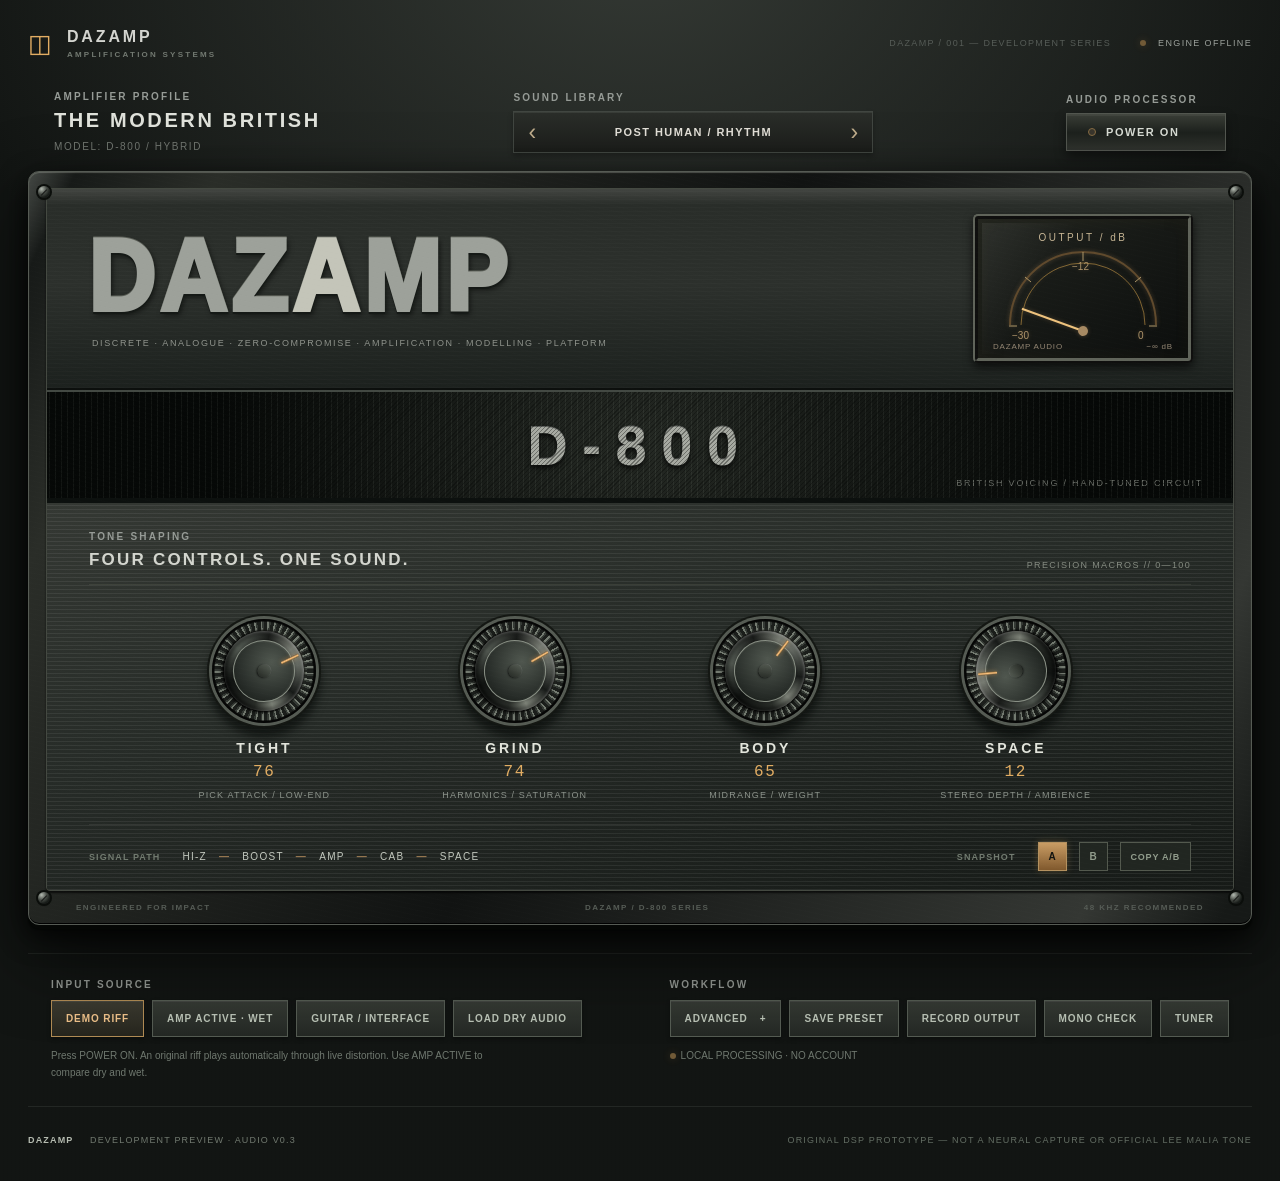
<file: web/index.html>
<!doctype html>
<html lang="en">
<head>
  <meta charset="utf-8">
  <meta name="viewport" content="width=device-width, initial-scale=1">
  <meta name="theme-color" content="#111312">
  <title>DAZAMP | Modern British Amplifier</title>
  <link rel="stylesheet" href="style.css">
</head>
<body>
  <div class="worktop">
    <header class="masthead">
      <div class="studio-title"><span class="glyph">◫</span><span>DAZAMP <small>AMPLIFICATION SYSTEMS</small></span></div>
      <div class="head-right"><span class="product-version">DAZAMP / 001 — DEVELOPMENT SERIES</span><span class="dot"></span><span id="engineState">ENGINE OFFLINE</span></div>
    </header>
    <main>
      <section class="rigbar" aria-label="Rig control">
        <div class="rig-name"><span class="eyebrow">AMPLIFIER PROFILE</span><strong>THE MODERN BRITISH</strong><span class="rig-serial">MODEL: D-800 / HYBRID</span></div>
        <div class="preset-ui"><span class="eyebrow">SOUND LIBRARY</span><div class="preset-select"><button id="prevPreset" aria-label="Previous preset">‹</button><select id="presetSelect" aria-label="Tone preset"></select><button id="nextPreset" aria-label="Next preset">›</button></div></div>
        <div class="power-block"><span class="eyebrow">AUDIO PROCESSOR</span><button id="powerButton" class="power-button" aria-pressed="false"><span class="power-led"></span><span id="powerText">POWER ON</span></button></div>
      </section>
      <section class="rack" aria-label="DAZAMP amplifier interface">
        <span class="screw screw-tl"></span><span class="screw screw-tr"></span><span class="screw screw-bl"></span><span class="screw screw-br"></span>
        <div class="faceplate">
          <div class="upper-metal">
            <div class="engraving"><div class="brand-large">DAZ<span>A</span>MP</div><div class="brand-sub">DISCRETE · ANALOGUE · ZERO-COMPROMISE · AMPLIFICATION · MODELLING · PLATFORM</div></div>
            <div class="needle-meter" aria-label="Output meter"><div class="meter-label">OUTPUT / dB</div><svg viewBox="0 0 180 94" aria-hidden="true"><path d="M 17 77 A 73 73 0 0 1 163 77" stroke="#604a2d" stroke-width="2" fill="none"/><path d="M 28 77 A 62 62 0 0 1 152 77" stroke="#c89948" stroke-width="1" opacity="0.6" fill="none"/><g stroke="#ad9668" stroke-width="1"><line x1="16" y1="78" x2="24" y2="78"/><line x1="32" y1="29" x2="38" y2="34"/><line x1="90" y1="4" x2="90" y2="13"/><line x1="148" y1="29" x2="142" y2="34"/><line x1="164" y1="78" x2="156" y2="78"/></g><text x="19" y="91" fill="#ad9369" font-size="10">−30</text><text x="79" y="22" fill="#ad9369" font-size="10">−12</text><text x="145" y="91" fill="#ad9369" font-size="10">0</text><g id="vuNeedle"><line x1="90" y1="83" x2="90" y2="18" stroke="#edc27d" stroke-width="2"/><circle cx="90" cy="83" r="5" fill="#a78a63"/></g></svg><div class="meter-foot">DAZAMP AUDIO <span id="peakLabel">−∞ dB</span></div></div>
          </div>
          <div class="cab-grill" aria-hidden="true"><div class="grill-brand">D-800</div><div class="grill-meta">BRITISH VOICING / HAND-TUNED CIRCUIT</div></div>
          <div class="control-zone"><div class="control-label-row"><div><span class="eyebrow">TONE SHAPING</span><h1>FOUR CONTROLS. ONE SOUND.</h1></div><span class="zone-label">PRECISION MACROS // 0—100</span></div>
            <div class="main-knobs">
              <div class="knob-unit"><div class="knob" role="slider" tabindex="0" data-param="tight" aria-label="Tight" aria-valuemin="0" aria-valuemax="100" aria-valuenow="69"><div class="knob-shadow"></div><div class="knob-ring"></div><div class="knob-face"><div class="knob-pointer"></div><div class="knob-inset"></div></div></div><div class="knob-title">TIGHT</div><div class="knob-value" id="tightValue">69</div><div class="knob-desc">PICK ATTACK / LOW-END</div></div>
              <div class="knob-unit"><div class="knob" role="slider" tabindex="0" data-param="grind" aria-label="Grind" aria-valuemin="0" aria-valuemax="100" aria-valuenow="72"><div class="knob-shadow"></div><div class="knob-ring"></div><div class="knob-face"><div class="knob-pointer"></div><div class="knob-inset"></div></div></div><div class="knob-title">GRIND</div><div class="knob-value" id="grindValue">72</div><div class="knob-desc">HARMONICS / SATURATION</div></div>
              <div class="knob-unit"><div class="knob" role="slider" tabindex="0" data-param="body" aria-label="Body" aria-valuemin="0" aria-valuemax="100" aria-valuenow="61"><div class="knob-shadow"></div><div class="knob-ring"></div><div class="knob-face"><div class="knob-pointer"></div><div class="knob-inset"></div></div></div><div class="knob-title">BODY</div><div class="knob-value" id="bodyValue">61</div><div class="knob-desc">MIDRANGE / WEIGHT</div></div>
              <div class="knob-unit"><div class="knob" role="slider" tabindex="0" data-param="space" aria-label="Space" aria-valuemin="0" aria-valuemax="100" aria-valuenow="14"><div class="knob-shadow"></div><div class="knob-ring"></div><div class="knob-face"><div class="knob-pointer"></div><div class="knob-inset"></div></div></div><div class="knob-title">SPACE</div><div class="knob-value" id="spaceValue">14</div><div class="knob-desc">STEREO DEPTH / AMBIENCE</div></div>
            </div>
            <div class="bottom-controls"><div class="signal-chain"><span class="signal-label">SIGNAL PATH</span><span>HI-Z</span><b>—</b><span>BOOST</span><b>—</b><span>AMP</span><b>—</b><span>CAB</span><b>—</b><span>SPACE</span></div><div class="a-b"><span class="signal-label">SNAPSHOT</span><button id="aButton" class="ab selected">A</button><button id="bButton" class="ab">B</button><button id="copyAB" class="mini-button" title="Copy current snapshot to the other">COPY A/B</button></div></div>
          </div>
        </div>
        <div class="rack-rim"><span>ENGINEERED FOR IMPACT</span><span>DAZAMP / D-800 SERIES</span><span>48 KHZ RECOMMENDED</span></div>
      </section>
      <section class="io-panel" aria-label="Audio input and settings">
        <div class="io-left"><span class="eyebrow">INPUT SOURCE</span><div class="source-buttons"><button id="demoButton" class="source-button active">DEMO RIFF</button><button id="dryCheckButton" class="source-button" aria-pressed="false">AMP ACTIVE · WET</button><button id="micButton" class="source-button">GUITAR / INTERFACE</button><label for="fileInput" class="source-button file-label">LOAD DRY AUDIO</label><input type="file" id="fileInput" accept="audio/*" hidden></div><div id="sourceStatus" class="inline-status">Press POWER ON. An original riff plays automatically through live distortion. Use AMP ACTIVE to compare dry and wet.</div></div>
        <div class="io-right"><span class="eyebrow">WORKFLOW</span><div class="source-buttons"><button id="toggleAdvanced" class="source-button">ADVANCED <span id="advancedChevron">+</span></button><button id="savePreset" class="source-button">SAVE PRESET</button><button id="recordButton" class="source-button">RECORD OUTPUT</button><button id="monoButton" class="source-button" aria-pressed="false">MONO CHECK</button><button id="tunerButton" class="source-button" aria-pressed="false">TUNER</button></div><div class="local-badge"><span class="dot"></span>LOCAL PROCESSING · NO ACCOUNT</div></div>
      </section>
      <section id="tunerPanel" class="tuner-panel" hidden aria-label="Input guitar tuner">
        <div class="tuner-heading"><span class="eyebrow">INSTRUMENT / INPUT TUNER</span><span id="tunerHint">Play a single note through your guitar interface</span></div>
        <div class="tuner-main"><strong id="tunerNote">—</strong><span id="tunerCents">WAITING FOR SIGNAL</span><div class="tuner-scale" aria-hidden="true"><div class="tuner-ticks"></div><span class="tuner-center"></span><span class="tuner-needle" id="tunerNeedle"></span></div><span id="tunerFreq">— Hz</span></div>
      </section>
      <section class="advanced" id="advancedPanel" hidden aria-label="Advanced settings"><div class="advanced-top"><div><span class="eyebrow">UNDER THE HOOD</span><h2>TECHNICAL CONTROL</h2></div><span class="feature-flag">ALGORITHM V0.3 · PROCEDURAL CAB</span></div><div class="settings-grid"><label>INPUT TRIM <span id="inputTrimOut">0 dB</span><input id="inputTrim" type="range" min="-18" max="18" step="1" value="0"></label><label>OUTPUT LEVEL <span id="outputTrimOut">−5 dB</span><input id="outputTrim" type="range" min="-24" max="6" step="1" value="-5"></label><label>HIGH CUT <span id="highCutOut">6800 Hz</span><input id="highCut" type="range" min="3500" max="10000" step="100" value="6800"></label><label>GATE THRESHOLD <span id="gateOut">−48 dB</span><input id="gate" type="range" min="-70" max="-20" step="1" value="-48"></label><label>CAB CHARACTER <span id="cabOut">45% RIBBON</span><input id="cabMix" type="range" min="0" max="100" step="1" value="45"></label><label>STEREO WIDTH <span id="widthOut">70%</span><input id="width" type="range" min="0" max="100" step="1" value="70"></label></div><div class="advanced-foot"><label for="irInput" class="source-button">LOAD CUSTOM CAB WAV IR</label><input type="file" id="irInput" accept=".wav,audio/wav" hidden><span id="irStatus">Built-in synthetic 4×12 response · load your own IR for authentic cab tone</span></div><div class="bank-tools"><button id="exportBank" class="source-button">EXPORT PRESETS</button><label for="importBankInput" class="source-button file-label">IMPORT PRESETS</label><input type="file" id="importBankInput" accept=".json,application/json" hidden><span>Preset JSON is local to your device. No cloud uploads.</span></div></section>
      <footer><div>DAZAMP <span>DEVELOPMENT PREVIEW · AUDIO V0.3</span></div><span>ORIGINAL DSP PROTOTYPE — NOT A NEURAL CAPTURE OR OFFICIAL LEE MALIA TONE</span></footer>
    </main>
  </div>
  <script src="riff.js"></script><script src="tuner.js"></script><script src="audio.js"></script><script src="app.js"></script>
</body>
</html>
</file>
<file: web/style.css>
:root{--bg:#131514;--silver:#bec1bd;--small:#8b8d89;--amber:#e2ad63;--edge:#414441;--panel:#242725;--shadow:#0b0d0b}*{box-sizing:border-box}html{background:#101211}body{margin:0;color:#d3d4cf;background:radial-gradient(ellipse 75% 60% at 50% -5%,#343934 0,transparent 75%),repeating-linear-gradient(90deg,transparent 0 3px,#0000000a 3px 4px),#121513;font-family:Arial,'Helvetica Neue',sans-serif;-webkit-font-smoothing:antialiased}.worktop{width:min(1420px,calc(100% - 56px));margin:auto;padding:22px 0 35px}button,select,input{font:inherit}button{cursor:pointer}button:focus-visible,.knob:focus-visible,input:focus-visible,select:focus-visible,.file-label:focus-visible{outline:2px solid var(--amber);outline-offset:4px}.eyebrow{display:block;font-size:10px;color:#969b96;letter-spacing:.22em;font-weight:700}.masthead{display:flex;justify-content:space-between;align-items:center;min-height:42px;margin-bottom:27px}.studio-title{display:flex;align-items:center;gap:12px;font-weight:900;font-size:16px;letter-spacing:.18em}.studio-title small{display:block;font-size:8px;letter-spacing:.28em;color:#727971;padding-top:4px}.glyph{font-size:25px;font-weight:400;color:var(--amber)}.head-right{font-size:9px;letter-spacing:.15em;color:#9ba09b;display:flex;align-items:center;gap:12px}.product-version{margin-right:17px;color:#565c57}.dot{display:inline-block;width:6px;height:6px;background:#715a37;border-radius:100%;box-shadow:0 0 8px #ffb45130}.dot.on{background:#e3b879;box-shadow:0 0 9px #f1b25a}.rigbar{display:flex;justify-content:space-between;align-items:center;gap:28px;margin-bottom:17px;padding:0 26px}.rig-name strong{display:block;font-size:20px;letter-spacing:.13em;font-weight:750;margin:7px 0 4px;color:#e0e2db}.rig-serial{font-size:10px;letter-spacing:.16em;color:#727771}.preset-ui{min-width:min(360px,40%)}.preset-select{display:flex;align-items:center;border:1px solid #414641;background:linear-gradient(#2b2e2a,#1b1d1a);box-shadow:inset 0 1px #64696244,0 3px 5px #0004;margin-top:8px}.preset-select button{width:36px;height:40px;border:0;background:transparent;color:#c1ae8d;font-size:23px}.preset-select button:hover{background:#393b34}.preset-select select{appearance:none;outline:0;background:transparent;color:#e3e0d8;border:0;flex:1;text-align:center;min-width:0;font-size:11px;font-weight:700;letter-spacing:.13em}.preset-select option{color:#ddd;background:#222}.power-button{margin-top:8px;border:1px solid #535750;background:linear-gradient(#3b3f38 0%,#1d211d 52%,#30332e 100%);padding:12px 21px;color:#d9ddd5;font-weight:bold;font-size:11px;letter-spacing:.14em;min-width:160px;text-align:left;box-shadow:inset 0 2px #7d837622,0 6px 12px #0006}.power-button .power-led{display:inline-block;width:8px;height:8px;background:#3a362d;border:1px solid #886d44;border-radius:50%;margin-right:10px}.power-button.on .power-led{background:#e3ab60;box-shadow:0 0 14px #f2b86c}.rack{position:relative;padding:16px 17px 11px;border:1px solid #565b54;border-radius:11px;background:linear-gradient(116deg,#444844 0%,#171a18 3%,#2a2d28 12%,#111312 49%,#343733 89%,#161917 98%);box-shadow:0 5px 1px #050705,0 10px 28px #000c,0 30px 75px #0009,inset 0 1px 1px #b6bdb155,inset 0 -1px #000}.rack:after{content:'';pointer-events:none;position:absolute;inset:0;border-radius:11px;background:repeating-linear-gradient(12deg,transparent 0,transparent 3px,#fff1 4px,#0001 5px);opacity:.11}.screw{position:absolute;width:12px;height:12px;border-radius:50%;z-index:2;background:radial-gradient(circle at 30% 25%,#b3bab1,#484d47 40%,#171b18 70%);box-shadow:0 0 0 2px #0b0e0b,0 1px 2px #000;}.screw:after{content:'';position:absolute;width:8px;height:1px;background:#171917;transform:rotate(-45deg);top:6px;left:2px}.screw-tl{top:14px;left:9px}.screw-tr{top:14px;right:9px}.screw-bl{bottom:20px;left:9px}.screw-br{bottom:20px;right:9px}.faceplate{background:linear-gradient(150deg,#414540 0%,#2b2f2b 8%,#131614 59%,#343632 100%);box-shadow:inset 1px 1px 4px #afb2a055,inset -1px -1px 4px #050706,0 2px 2px #000a;border:1px solid #444941;overflow:hidden;border-radius:4px}.upper-metal{min-height:155px;padding:25px 40px;display:flex;align-items:center;justify-content:space-between;gap:30px;background:repeating-linear-gradient(0deg,#ffffff04 0 1px,transparent 1px 4px),linear-gradient(180deg,#424541 0%,#292d29 8%,#2c302c 48%,#1c211e 100%);border-bottom:2px solid #0c0f0d}.engraving{text-align:left;max-width:720px}.brand-large{font-family:'Arial Black',Impact,sans-serif;font-weight:1000;line-height:1;font-stretch:condensed;font-size:clamp(56px,8vw,105px);letter-spacing:.045em;color:#9da19a;text-shadow:0 2px 0 #151916,0 -1px 0 #e1e4d344,2px 3px 6px #02040288;transform:scaleX(.91);transform-origin:left}.brand-large span{color:#c4c5b9}.brand-sub{font-size:9px;color:#8f938c;letter-spacing:.18em;line-height:1.7;margin:8px 0 0 5px}.needle-meter{flex:0 0 220px;border-radius:5px;padding:13px 15px 7px;background:linear-gradient(145deg,#20231e,#0c0e0d);border:5px ridge #60645a;box-shadow:0 4px 10px #000a,inset 0 0 18px #ba81320b;position:relative}.needle-meter:before{content:'';position:absolute;inset:4px;pointer-events:none;background:linear-gradient(120deg,#fff1,transparent 35%);}.meter-label{font-size:10px;text-align:center;letter-spacing:.25em;color:#c5b493}.needle-meter svg{width:100%;display:block;margin-top:5px;filter:drop-shadow(0 0 2px #e5b27144)}#vuNeedle{transform-origin:90px 83px;transform:rotate(-70deg);transition:transform .07s linear}.meter-foot{font-size:8px;letter-spacing:.1em;display:flex;justify-content:space-between;color:#938673}.cab-grill{position:relative;height:113px;display:flex;align-items:center;justify-content:center;overflow:hidden;border-top:2px solid #434943;border-bottom:5px solid #0c100e;background:radial-gradient(ellipse 45% 320% at 50% 50%,#333831aa,#030504a0 80%),repeating-linear-gradient(90deg,#0a0d0b 0 2px,#2d322d 2px 3px,#0a0d0b 3px 6px),repeating-linear-gradient(0deg,#121512 0 3px,#252924 3px 4px)}.cab-grill:after{content:'';position:absolute;inset:0;background:repeating-linear-gradient(-45deg,transparent 0 2px,#06080699 2px 3px);opacity:.6;pointer-events:none}.grill-brand{font:700 56px Impact,sans-serif;letter-spacing:.26em;color:#a7aaa2;text-shadow:0 3px 5px #000b,0 -1px #fff5}.grill-meta{font-size:9px;letter-spacing:.2em;color:#6f736c;position:absolute;right:30px;bottom:10px}.control-zone{padding:28px 42px 19px;background:repeating-linear-gradient(0deg,#fff1 0 1px,transparent 1px 4px),linear-gradient(167deg,#343833,#262b27 42%,#161a17)}.control-label-row{display:flex;justify-content:space-between;align-items:end;gap:20px;border-bottom:1px solid #777d6b35;padding-bottom:14px}.control-label-row h1{font-size:17px;font-weight:700;letter-spacing:.13em;margin:8px 0 0;color:#d3d5ce}.zone-label{font-size:9px;color:#868c82;letter-spacing:.15em}.main-knobs{display:grid;grid-template-columns:repeat(4,1fr);gap:10px;padding:30px 5% 24px}.knob-unit{display:flex;flex-direction:column;align-items:center;text-align:center}.knob{--angle:0deg;position:relative;cursor:ns-resize;width:112px;height:112px;touch-action:none;user-select:none;filter:drop-shadow(0 9px 4px #04060598)}.knob-shadow{position:absolute;inset:4px;border-radius:100%;background:#090a09;box-shadow:0 0 0 3px #555b53,0 0 0 5px #141713,inset 0 0 6px #000}.knob-ring{position:absolute;inset:3px;border-radius:50%;background:repeating-conic-gradient(from 0deg,#1b1e1b 0deg 4deg,#737a70 4deg 6deg,#343934 6deg 8deg);mask:radial-gradient(transparent 53%,black 56%,black 65%,transparent 67%)}.knob-face{position:absolute;inset:16px;border-radius:50%;background:conic-gradient(from 15deg,#666b64,#1a1d1b 13%,#93998d 24%,#373c36 32%,#1b1f1c 48%,#646c63 64%,#1b1d1b 80%,#7a7e75 92%,#666b64);box-shadow:0 2px 4px #000,0 -2px 3px #dde3c822,inset 0 1px 3px #ffffff55,inset 0 -4px 9px #000d;transform:rotate(var(--angle))}.knob-face:before{content:'';position:absolute;inset:9px;border-radius:50%;background:radial-gradient(circle at 42% 32%,#50574f,#282d29 65%,#131713);border:1px solid #888f84;box-shadow:inset 0 1px 2px #d0d3c122,0 1px 4px #0008}.knob-pointer{position:absolute;top:2px;left:50%;transform:translateX(-50%);height:19px;width:3px;background:linear-gradient(90deg,#735b3b,#ffc47e,#7e6034);z-index:1;box-shadow:0 0 4px #f2ac5a66;border-radius:1px}.knob-inset{position:absolute;top:50%;left:50%;transform:translate(-50%,-50%);width:13px;height:13px;border-radius:50%;background:linear-gradient(150deg,#565d54,#232722);box-shadow:0 1px 2px #000b,0 -1px #ddd2}.knob-title{margin-top:13px;font-size:14px;letter-spacing:.2em;font-weight:800;color:#e3e5dc}.knob-value{font-family:monospace;font-size:16px;margin-top:7px;min-width:47px;color:var(--amber);letter-spacing:.1em}.knob-desc{font-size:9px;letter-spacing:.13em;margin-top:9px;color:#8c938b}.bottom-controls{border-top:1px solid #72766d33;display:flex;justify-content:space-between;gap:20px;padding-top:17px}.signal-chain,.a-b{display:flex;align-items:center;gap:12px;font-size:10px;letter-spacing:.13em;color:#c2c8be}.signal-chain b{color:#987850}.signal-label{font-size:9px;font-weight:bold;color:#727b70;letter-spacing:.12em;margin-right:10px}.ab,.mini-button{background:#212621;color:#919c8c;border:1px solid #53594e;min-width:29px;height:29px;font-weight:bold;font-size:10px}.ab.selected{background:linear-gradient(#c99c64,#80592d);color:#121411;box-shadow:0 0 7px #e0ac5a44;border-color:#b4915f}.mini-button{padding:0 10px;font-size:9px;letter-spacing:.09em}.rack-rim{display:flex;justify-content:space-between;gap:10px;padding:12px 30px 1px;color:#565c56;font-weight:600;letter-spacing:.18em;font-size:8px}.io-panel{margin-top:28px;padding:25px 23px;border-top:1px solid #555b5344;border-bottom:1px solid #555b5344;display:flex;align-items:start;justify-content:space-between;gap:18px}.source-buttons{display:flex;flex-wrap:wrap;gap:8px;margin:10px 0}.source-button{display:inline-flex;align-items:center;justify-content:center;gap:12px;min-height:37px;border:1px solid #555c53;background:linear-gradient(#353a34,#242824);padding:0 14px;letter-spacing:.09em;font-size:10px;font-weight:700;color:#bac3b6;box-shadow:inset 0 1px #ffffff10,0 2px 4px #0005;cursor:pointer}.source-button:hover{border-color:#a7a38c;color:#fff}.source-button.active{border-color:#b18c55;color:#eec18a;background:linear-gradient(#3c3b31,#26251d)}.source-button:disabled{opacity:.45;cursor:not-allowed}.inline-status,.local-badge{font-size:10px;line-height:1.7;color:#6f786f;max-width:450px}.local-badge .dot{margin-right:5px}.advanced{margin-top:23px;background:linear-gradient(160deg,#292d29,#181c19);padding:28px;border:1px solid #444b43;box-shadow:0 7px 20px #0006}.advanced[hidden]{display:none}.advanced-top{display:flex;justify-content:space-between;align-items:end;padding-bottom:15px;border-bottom:1px solid #666d6133}.advanced h2{margin:6px 0 0;font-size:18px;letter-spacing:.14em}.feature-flag{font-size:9px;letter-spacing:.12em;color:#a68760}.settings-grid{display:grid;grid-template-columns:repeat(3,1fr);gap:28px;padding:25px 0}.settings-grid label{font-size:10px;letter-spacing:.15em;color:#a5ada4;font-weight:700}.settings-grid label span{float:right;color:var(--amber)}.settings-grid input{display:block;cursor:pointer;width:100%;margin-top:18px;accent-color:#d5ab71}.advanced-foot{border-top:1px solid #555b5344;padding-top:18px;display:flex;align-items:center;gap:16px;flex-wrap:wrap}.advanced-foot span{font-size:10px;color:#8d9388;line-height:1.5}footer{margin-top:28px;display:flex;gap:12px;justify-content:space-between;color:#646e64;font-size:9px;letter-spacing:.13em}footer div{font-weight:800;color:#b6bcb1}footer div span{font-weight:400;margin-left:13px;color:#727a70}footer>span{max-width:60%;text-align:right}@media(max-width:900px){.upper-metal{padding:25px}.brand-large{font-size:clamp(52px,8vw,80px)}.needle-meter{flex-basis:170px}.control-zone{padding:23px}.main-knobs{padding:25px 0}.knob{width:92px;height:92px}.rigbar{padding:0 5px;gap:10px}.bottom-controls{flex-wrap:wrap}}@media(max-width:670px){.worktop{width:calc(100% - 22px);padding-top:14px}.masthead{margin-bottom:19px}.head-right .product-version{display:none}.rigbar{flex-wrap:wrap;justify-content:space-between}.rig-name{flex:1 1 100%}.rig-name strong{font-size:16px}.preset-ui{flex:1;min-width:0}.power-button{min-width:100px;padding:12px 8px;font-size:9px}.rack{padding:12px 12px 9px}.upper-metal{min-height:123px;padding:12px 15px;gap:5px}.brand-large{font-size:clamp(31px,9.3vw,60px)}.brand-sub{font-size:6px;letter-spacing:.05em}.needle-meter{flex-basis:120px;padding:8px 5px 3px;border-width:3px}.meter-label{font-size:7px}.meter-foot{font-size:6px}.cab-grill{height:68px}.grill-brand{font-size:32px}.grill-meta{display:none}.control-zone{padding:18px 12px}.control-label-row h1{font-size:11px}.zone-label{display:none}.main-knobs{grid-template-columns:repeat(2,1fr);gap:25px 6px;padding:25px 0}.knob{width:103px;height:103px}.knob-desc{font-size:8px}.bottom-controls{flex-direction:column}.signal-chain{gap:5px;flex-wrap:wrap;font-size:9px}.signal-label{margin-right:4px}.rack-rim{padding:10px 14px 0}.rack-rim span:nth-child(2){display:none}.io-panel{flex-wrap:wrap;gap:22px;padding:20px 8px}.io-left,.io-right{width:100%}.settings-grid{grid-template-columns:1fr 1fr;gap:22px}.advanced{padding:18px}.feature-flag{font-size:8px}.advanced h2{font-size:14px}footer{flex-direction:column}footer>span{text-align:left;max-width:none}}@media(prefers-reduced-motion:reduce){*{scroll-behavior:auto!important;transition:none!important}}

/* DAZAMP v0.2 functional studio utilities — housed beneath the hardware, never in front of it. */
.source-button[aria-pressed="true"]{color:#f3d5a1;border-color:#b17e43!important;background:linear-gradient(#49331d,#26241c)!important;box-shadow:inset 0 1px #f2b66c44,0 0 15px #d19c3e22!important}
.tuner-panel{border:1px solid #41483f;border-radius:5px;background:linear-gradient(115deg,#292e29,#121612 53%,#262b25);padding:16px 24px 20px;margin:17px 0 0;box-shadow:inset 0 1px #89917f26,0 10px 22px #0005}
.tuner-panel[hidden]{display:none!important}.tuner-heading{display:flex;align-items:center;justify-content:space-between;gap:14px}.tuner-heading>span:last-child{font-size:10px;letter-spacing:.04em;color:#8e998d}
.tuner-main{display:flex;justify-content:space-between;align-items:center;gap:22px;margin-top:15px}.tuner-main>strong{font-size:40px;min-width:86px;line-height:1;font-weight:800;letter-spacing:-.05em;color:#e8ddd0}.tuner-main>span{color:#bdbfb8;font-size:11px;letter-spacing:.08em;min-width:115px}.tuner-main #tunerFreq{text-align:right;color:#b79b72}.tuner-scale{height:24px;position:relative;flex:1;min-width:100px;max-width:480px;overflow:hidden;border-radius:2px;border:1px solid #3b483a;background:#131a16}.tuner-ticks{position:absolute;inset:0;background:repeating-linear-gradient(90deg,transparent 0,transparent calc(10% - 1px),#a7ae8d77 calc(10% - 1px),#a7ae8d77 10%);opacity:.6}.tuner-center{position:absolute;left:50%;top:0;bottom:0;width:2px;background:#b4c593}.tuner-needle{position:absolute;left:50%;top:1px;bottom:1px;width:4px;border-radius:2px;background:#eab069;box-shadow:0 0 9px #eeab49;transform:translateX(-50%);transition:left .14s ease-out}
.bank-tools{display:flex;align-items:center;flex-wrap:wrap;gap:11px;padding-top:20px;margin-top:18px;border-top:1px solid #75826e33}.bank-tools>span{font-size:10px;color:#929c90;letter-spacing:.06em}
@media(max-width:760px){.tuner-main{gap:9px;flex-wrap:wrap}.tuner-main>strong{font-size:31px;min-width:65px}.tuner-main>span{font-size:9px;min-width:95px}.tuner-scale{order:4;min-width:100%;max-width:none}.tuner-heading{align-items:start;flex-direction:column;gap:6px}}
</file>
